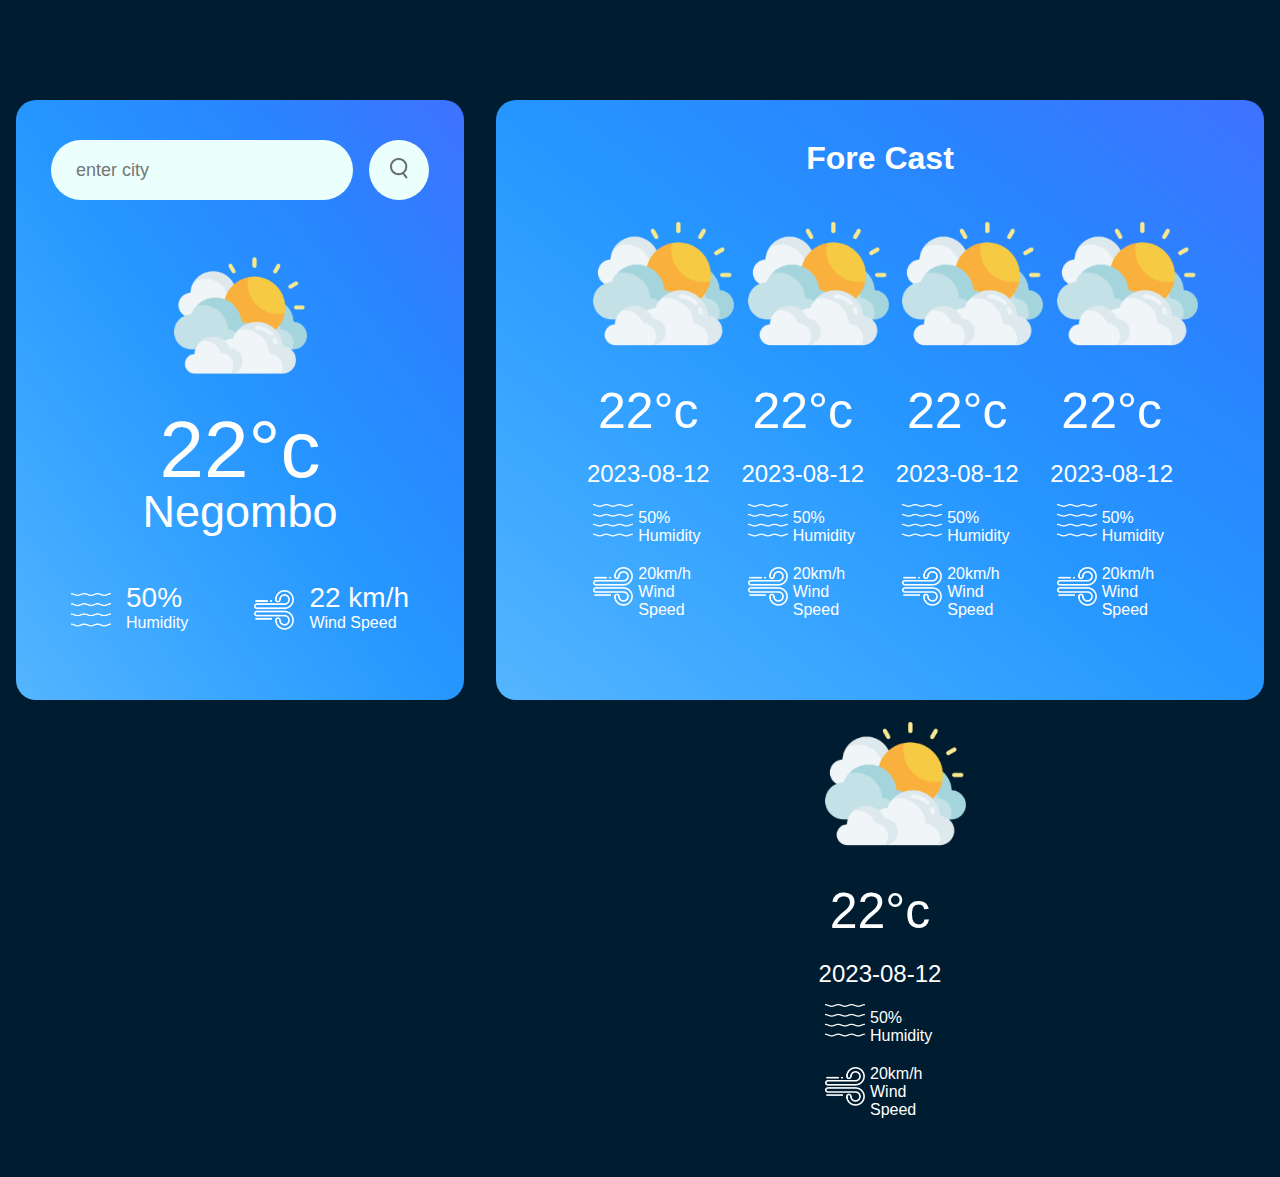
<file: index.html>
<!DOCTYPE html>
<html lang="en">
<head>
    <title>SkyCast</title>
    <link rel="stylesheet" href="styles.css">

    <link rel="icon" type="image/png" sizes="32x32" href="assets/favicon/favicon.ico">

</head>
<body>
    <!--Main Weather Cards -->
    <div class="main">
        <div class="card">
            <div class="search">
                <input type="text" placeholder="enter city" spellcheck="false">
                <button><img src="assets/search.png" alt="search icon"></button>
            </div>
            <div class="weather">
                <img src="assets/clouds.png" alt="weather icon" class="weather-icon">
                <h1 class="temp">22°c</h1>
                <h2 class="city">Negombo</h1>
                <div class="details">
                    <div class="col">
                        <img src="assets/humidity.png" alt="humidity">
                        <div>
                            <p class="humidity">50%</p>
                            <p>Humidity</p>
                        </div>
                    </div>
                    <div class="col">
                        <img src="assets/wind.png" alt="wind">
                        <div>
                            <p class="wind">22 km/h</p>
                            <p>Wind Speed</p>
                        </div>
                    </div>
                </div>
            </div>
        </div> 
        
        <!-- Weather forcast card -->

        <div class="card-1 ">
            <h1>Fore Cast</h1>
            <div class="box">
                <div class="info">
                    <img class="w-img1" src="assets/clouds.png" alt="weather icon">
                    <h1 class="temp-card1">22°c</h1>
                    <h2 class="date-card1">2023-08-12</h1>
                        <div class="col-hw">
                            <img src="assets/humidity.png" alt="humidity">
                            <div class="text">
                                <p class="humidity-card1">50%</p>
                                <p>Humidity</p>
                            </div>
                        </div>
                        <div class="col-hw">
                            <img src="assets/wind.png" alt="wind">
                            <div class="text">
                                <p class="wind-card1">20km/h</p>
                                <p>Wind Speed</p>
                            </div>
                        </div>
                </div>
            </div>

            <div class="box">
                <div class="info">
                    <img class="w-img2" src="assets/clouds.png" alt="weather icon">
                    <h1 class="temp-card2">22°c</h1>
                    <h2 class="date-card2">2023-08-12</h1>
                        <div class="col-hw">
                            <img src="assets/humidity.png" alt="humidity">
                            <div class="text">
                                <p class="humidity-card2">50%</p>
                                <p>Humidity</p>
                            </div>
                        </div>
                        <div class="col-hw">
                            <img src="assets/wind.png" alt="wind">
                            <div class="text">
                                <p class="wind-card2">20km/h</p>
                                <p>Wind Speed</p>
                            </div>
                        </div>
                </div>
            </div>

            <div class="box">
                <div class="info">
                    <img class="w-img3" src="assets/clouds.png" alt="weather icon">
                    <h1 class="temp-card3">22°c</h1>
                    <h2 class="date-card3">2023-08-12</h1>
                        <div class="col-hw">
                            <img src="assets/humidity.png" alt="humidity">
                            <div class="text">
                                <p class="humidity-card3">50%</p>
                                <p>Humidity</p>
                            </div>
                        </div>
                        <div class="col-hw">
                            <img src="assets/wind.png" alt="wind">
                            <div class="text">
                                <p class="wind-card3">20km/h</p>
                                <p>Wind Speed</p>
                            </div>
                        </div>
                </div>
            </div>

            <div class="box">
                <div class="info">
                    <img class="w-img4" src="assets/clouds.png" alt="weather icon">
                    <h1 class="temp-card4">22°c</h1>
                    <h2 class="date-card4">2023-08-12</h1>
                        <div class="col-hw">
                            <img src="assets/humidity.png" alt="humidity">
                            <div class="text">
                                <p class="humidity-card4">50%</p>
                                <p>Humidity</p>
                            </div>
                        </div>
                        <div class="col-hw">
                            <img src="assets/wind.png" alt="wind">
                            <div class="text">
                                <p class="wind-card4">20km/h</p>
                                <p>Wind Speed</p>
                            </div>
                        </div>
                </div>
            </div>

            <div class="box">
                <div class="info">
                    <img class="w-img5" src="assets/clouds.png" alt="weather icon">
                    <h1 class="temp-card5">22°c</h1>
                    <h2 class="date-card5">2023-08-12</h1>
                        <div class="col-hw">
                            <img src="assets/humidity.png" alt="humidity">
                            <div class="text">
                                <p class="humidity-card5">50%</p>
                                <p>Humidity</p>
                            </div>
                        </div>
                        <div class="col-hw">
                            <img src="assets/wind.png" alt="wind">
                            <div class="text">
                                <p class="wind-card5">20km/h</p>
                                <p>Wind Speed</p>
                            </div>
                        </div>
                </div>
            </div>

            </div>

            
        </div>

        
    </div>

    <script src="app.js"></script>
</body>
</html>
</file>
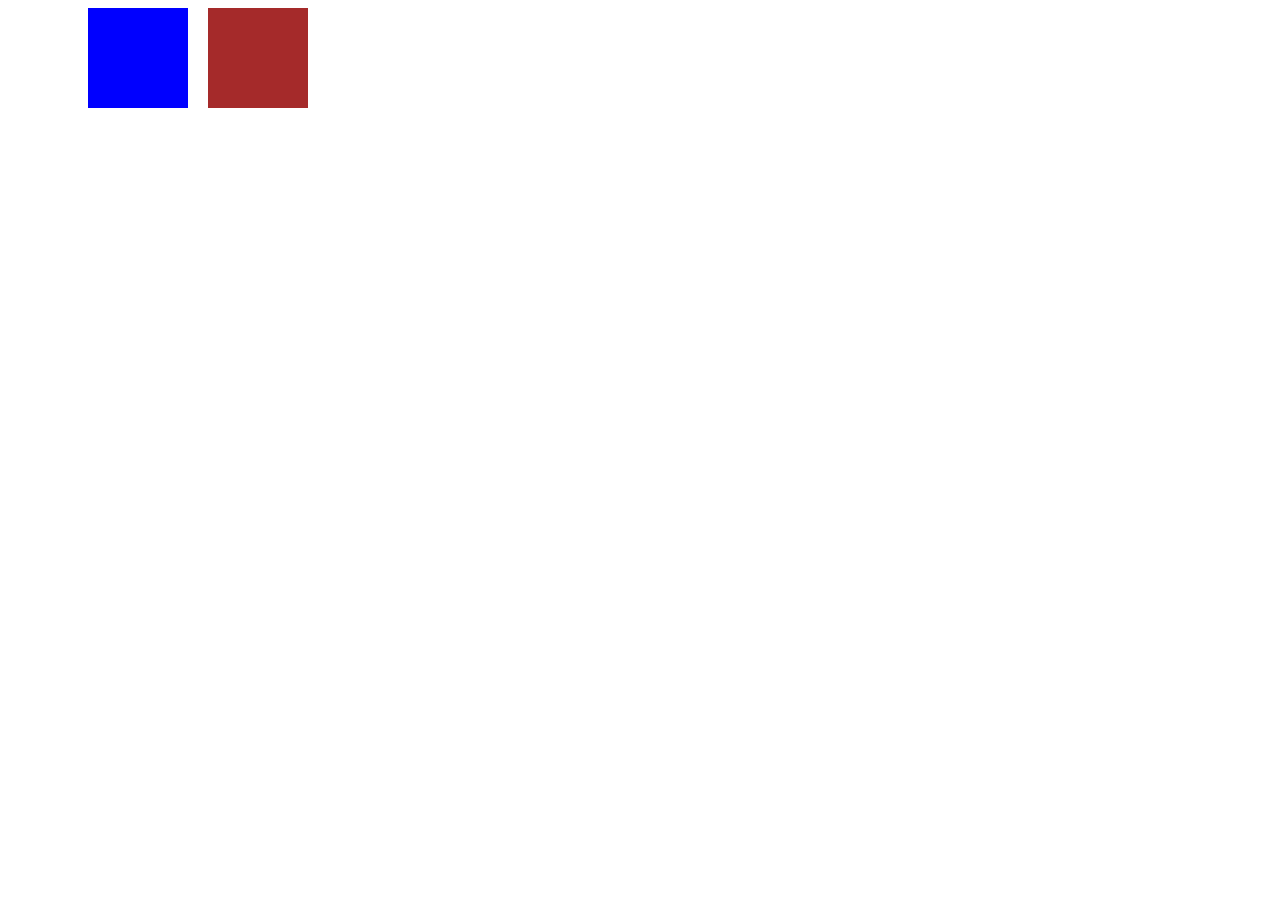
<file: text.html>
<!DOCTYPE html>
<html lang="en">
<head>
    <meta charset="UTF-8">
    <meta name="viewport" content="width=device-width, initial-scale=1.0">
    <title>Document</title>
    <link rel="stylesheet" href="test.css">
</head>
<body>

    <div class="main">
        <div class="box-1"></div>
        <div class="box-2"></div>
    </div>
    
</body>
</html>
</file>
<file: styles.css>
*{
    margin: 0;
    padding: 0;
    font-family: 'Poppins', sans-serif;
    box-sizing: border-box;
}
body{
    background-color: #001C30;
}
.main{
    display:flex;
}
.card{
    display: inline-block;
    width: 35%;
    height: 600px;
    /* max-width: 470px; */
    background-image: linear-gradient(to right top, #55b5ff, #39a6ff, #2696ff, #2985ff, #3f72ff);
    color: #fff;
    margin: 100px auto 20px;
    border-radius: 20px;
    padding: 40px 35px;
    text-align: center;
}
.card-1{
    width: 60%;
    display: inline-block;
    height: 600px;
    /* max-width: 470px; */
    background-image: linear-gradient(to right top, #55b5ff, #39a6ff, #2696ff, #2985ff, #3f72ff);
    color: #fff;
    margin: 100px auto 0;
    border-radius: 20px;
    padding: 40px 35px;
    text-align: center;
}
.box{
    width: 150px;
    height: 500px;
    display: inline-flex;
    gap: 50px;
    margin-right:0px;
}
.search{
    width: 100%;
    display: flex;
    align-items: center;
    justify-content: space-between;
}
.search input{
    border: 0;
    outline: 0;
    background-color: #ebfffc;
    color: #555;
    padding: 10px 25px;
    height: 60px;
    border-radius: 30px;
    flex: 1;
    margin-right: 16px;
    font-size: 18px;
}
.search button{
    border: 0;
    outline: 0;
    background: #ebfffc;
    border-radius: 50%;
    width: 60px;
    height: 60px;
    cursor: pointer;
}
.search img{
    width:18px;
}
.weather-icon{
    width: 170px;
    margin-top: 30px;
}
.weather h1{
    font-size: 80px;
    font-weight: 500;
}
.weather h2{
    font-size: 45px;
    font-weight: 400;
    margin-top: -10px;
}
.details{
    display: flex;
    align-items: center;
    justify-content: space-between;
    padding: 0 20px;
    margin-top: 50px;
}
.col{
    display: flex;
    align-items: center;
    text-align: left;
}
.col img{
    width: 40px;
    margin-right: 15px;
}
.humidity, .wind{
    font-size: 28px;
    margin-top: -6px;
}
.info{
    width: 150px;
}
.info img{
    width: 180px;
    margin-top: 16px;
}
.info h1{
    align-items: center;
    text-align: center;
    font-weight: 500;
    font-size: 50px;
    margin-top: 5px;
}
.info h2{
    font-size: 24px;
    font-weight: 100;
    margin-top: 20px;

}
.col-hw{
    display: flex;
    align-items: center;
    text-align: left;
    margin-left: 20px;
}
.col-hw img{
    width: 40px;
    margin-right: 5px;
    padding-bottom: 8px;
}
.text{
    padding-top: 20px;
}


@media screen and (max-width: 768px) {
    .main {
        flex-direction: column; /* Stack elements vertically */
    }
    
    .card, .card-1 {
        width: 90%; /* Adjust width for smaller screens */
        margin: 20px auto; /* Reduce margins for smaller screens */
        padding: 20px; /* Reduce padding for smaller screens */
        height: auto; /* Allow height to adjust based on content */
    }

    .box {
        display: block; /* Stack forecast boxes vertically */
        width: 100%;
        margin: 20px 0;
    }

    .info{
        margin: auto;
    }

    /* Update other styles as needed for smaller screens */
}
</file>
<file: test.css>
.box-1{
    background-color: blue;
    width: 100px;
    height: 100px;
    margin-left: 80px;
}

.box-2{
    background-color: brown;
    width: 100px;
    height: 100px;
    display: flex;
    gap: 20px;
}
.main{
    display: flex;
    gap: 20px;
    align-items: center;
}
</file>
